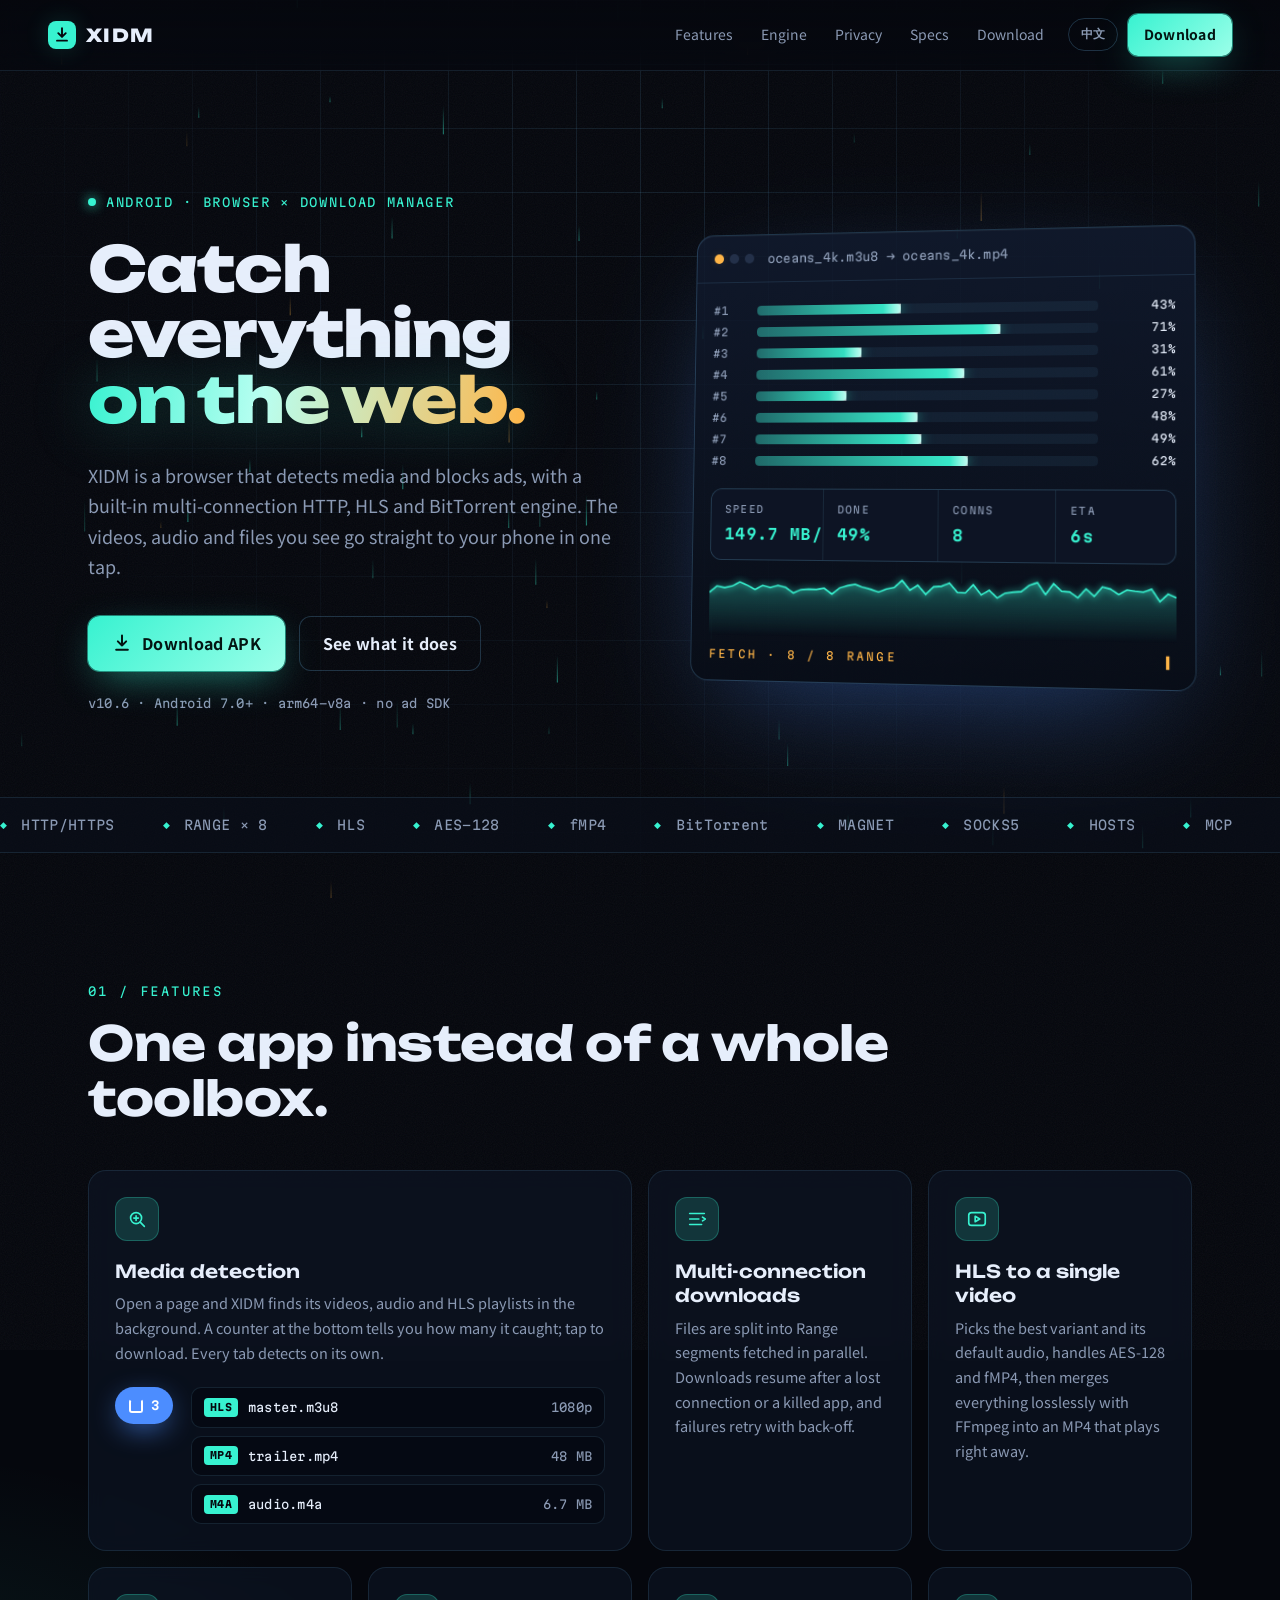
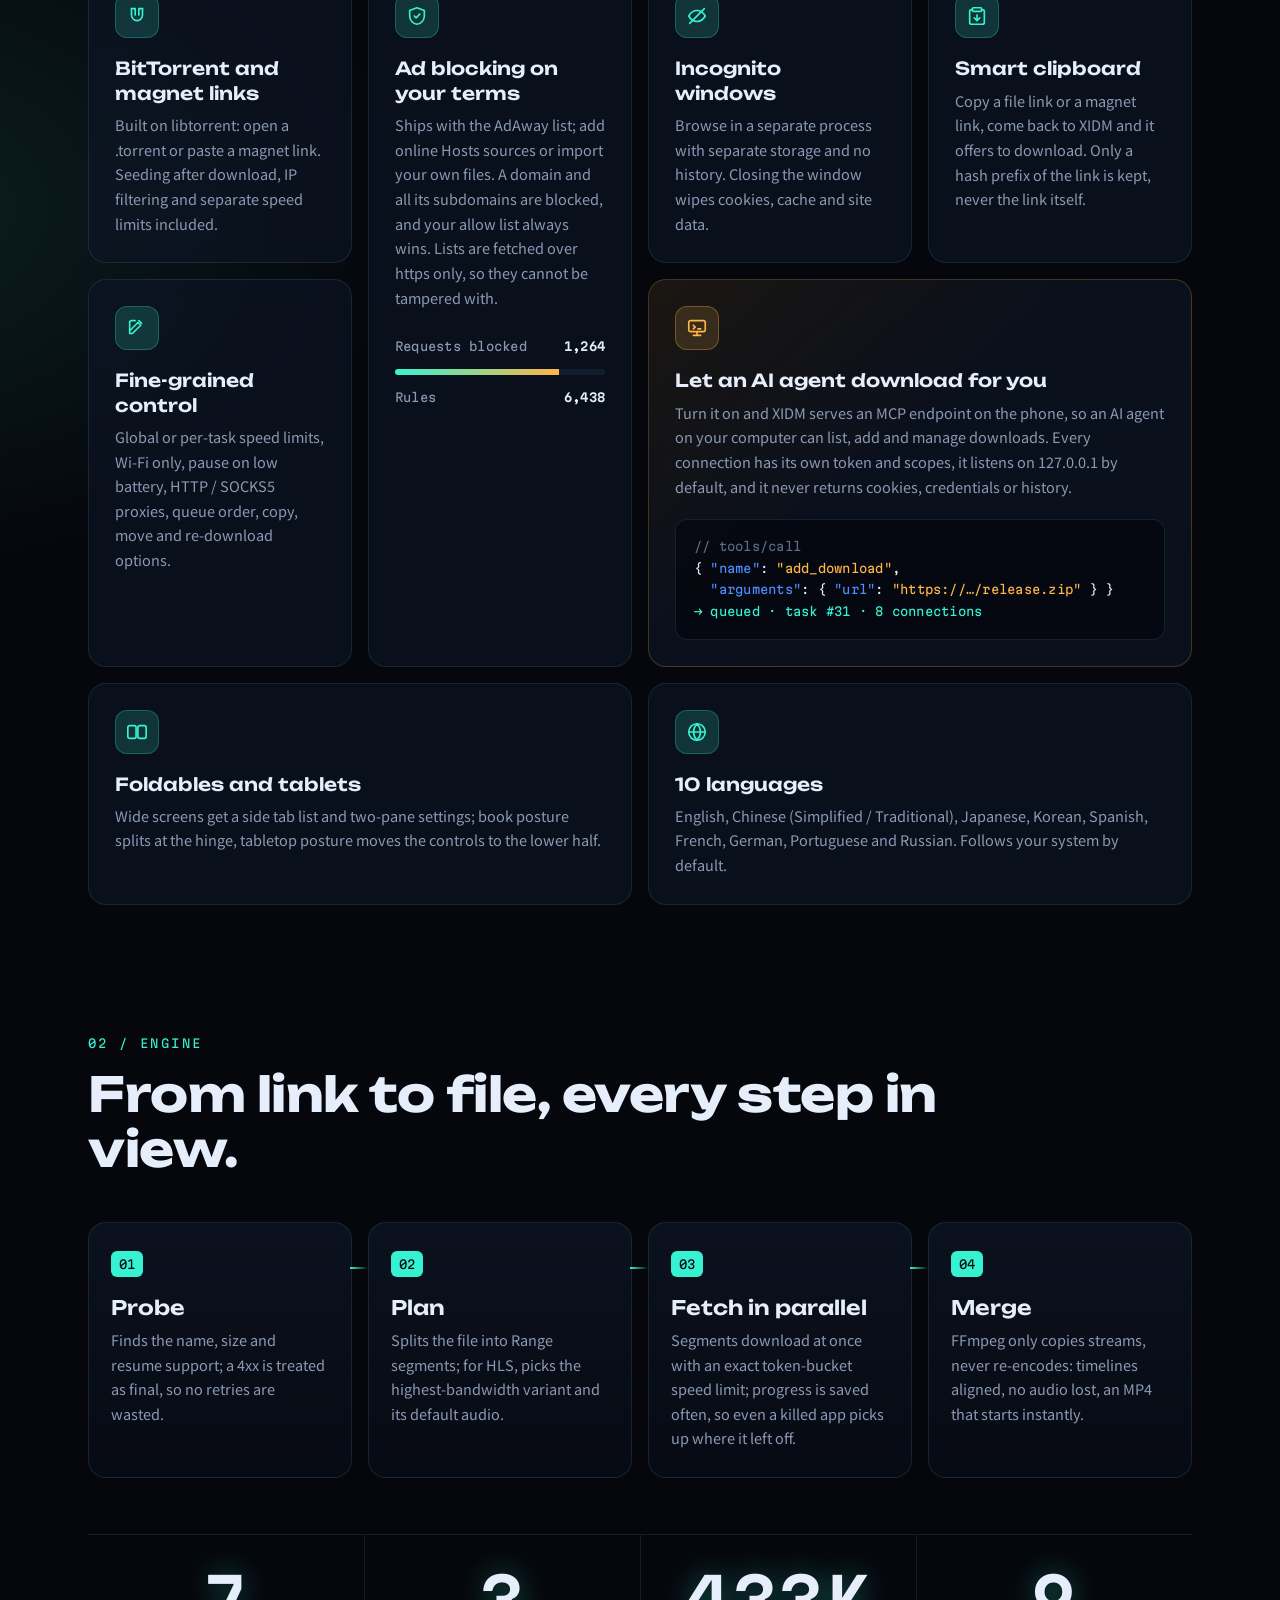
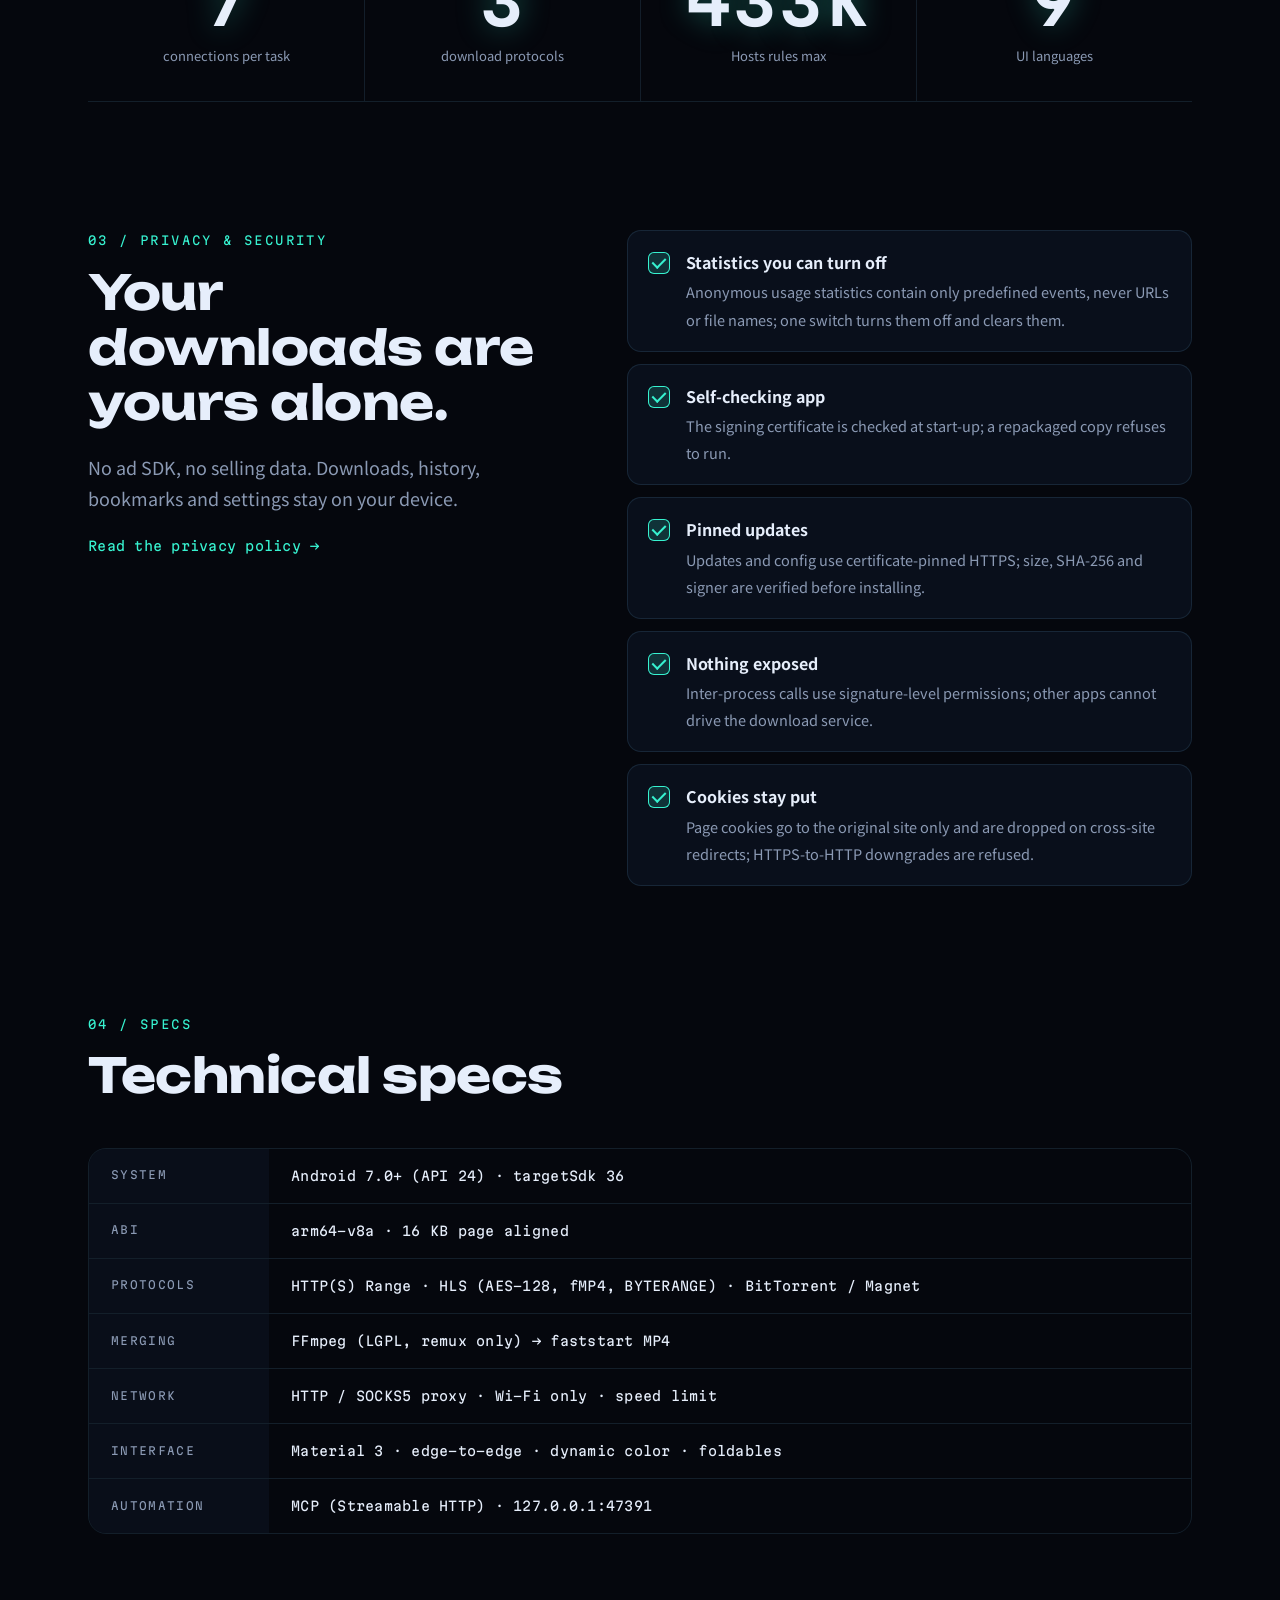
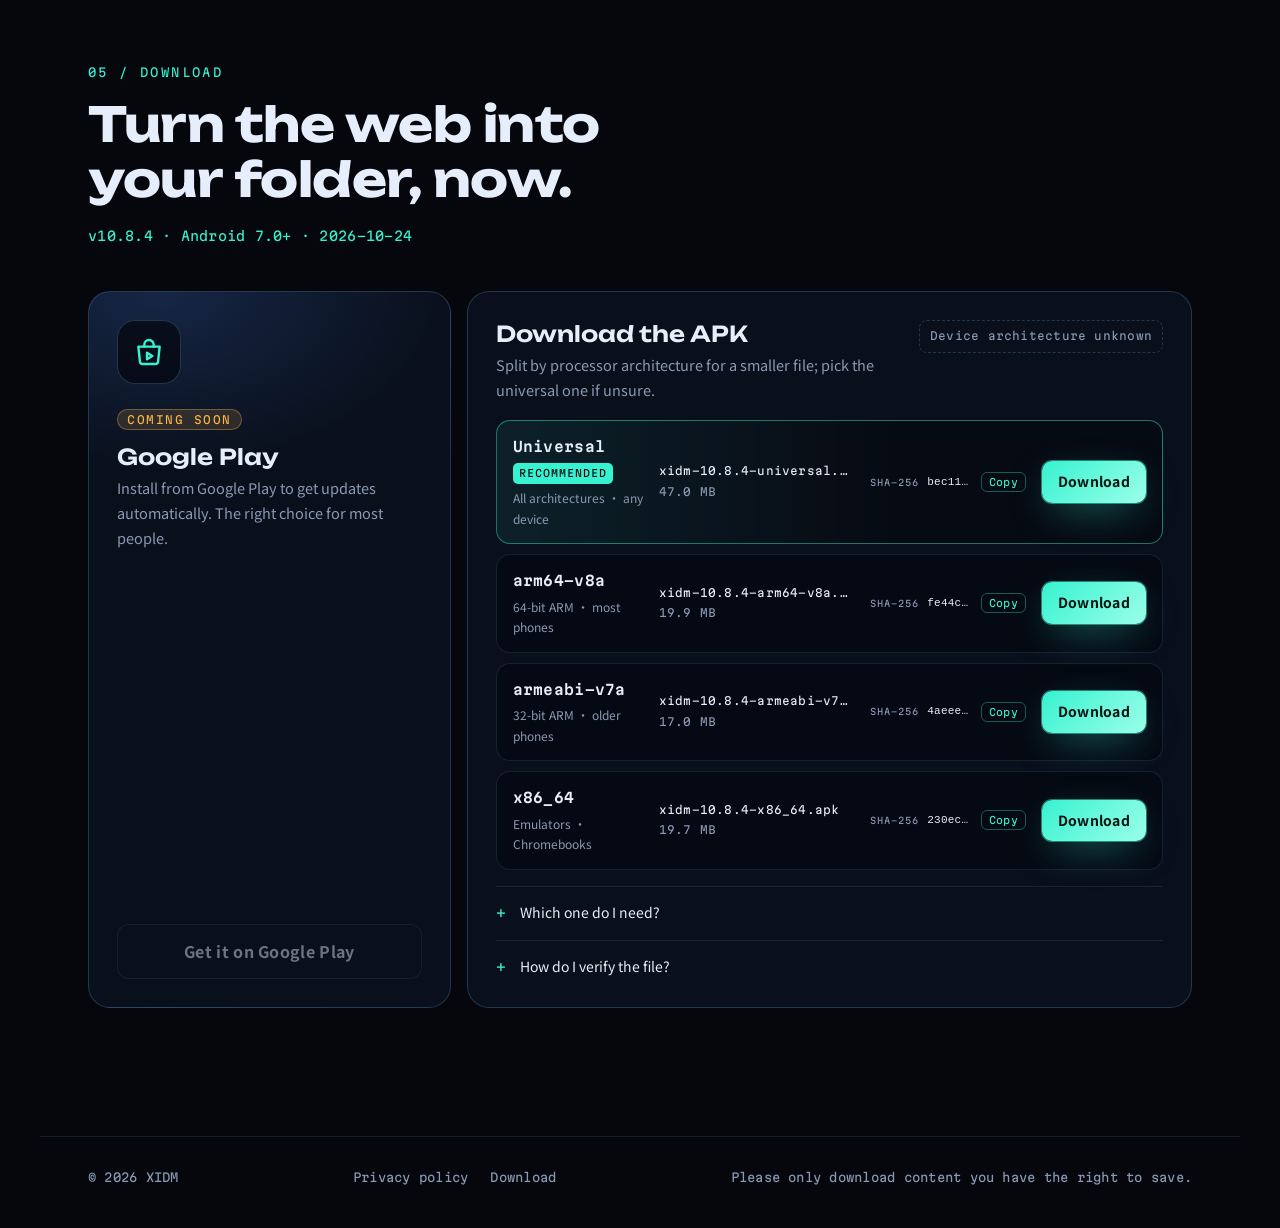
<file: index.html>
﻿<!DOCTYPE html>
<html lang="zh-CN">
<head>
<meta charset="utf-8">
<meta name="viewport" content="width=device-width, initial-scale=1, viewport-fit=cover">
<title>XIDM — 抓住网页里的一切 · 浏览器 + 下载管理器</title>
<meta name="description" content="XIDM：会嗅探、会拦截广告的 Android 浏览器，加上多线程 HTTP、HLS 与 BitTorrent 下载管理器。">
<meta name="theme-color" content="#05070d">
<link rel="icon" href="data:image/svg+xml,%3Csvg xmlns='http://www.w3.org/2000/svg' viewBox='0 0 64 64'%3E%3Crect width='64' height='64' rx='16' fill='%2305070d'/%3E%3Cpath d='M32 14v26m-11-11 11 11 11-11M18 48h28' stroke='%2337f2d0' stroke-width='6' fill='none' stroke-linecap='round' stroke-linejoin='round'/%3E%3C/svg%3E">
<link rel="preconnect" href="https://fonts.googleapis.com">
<link rel="preconnect" href="https://fonts.gstatic.com" crossorigin>
<link href="https://fonts.googleapis.com/css2?family=Unbounded:wght@400;600;800&family=Martian+Mono:wght@300;400;600&family=Noto+Sans+SC:wght@300;400;500;700&display=swap" rel="stylesheet">
<link rel="stylesheet" href="assets/xidm/site.css">
</head>
<body>
<canvas id="field" aria-hidden="true"></canvas>
<div class="grain" aria-hidden="true"></div>

<header class="nav" id="top">
  <a class="brand" href="#top" aria-label="XIDM">
    <svg viewBox="0 0 32 32" aria-hidden="true"><path d="M16 5v14m-6-6 6 6 6-6M8 25h16"/></svg>
    <span>XIDM</span>
  </a>
  <nav class="links">
    <a href="#features" data-i18n="nav.features">功能</a>
    <a href="#engine" data-i18n="nav.engine">引擎</a>
    <a href="#privacy" data-i18n="nav.privacy">隐私</a>
    <a href="#specs" data-i18n="nav.specs">规格</a>
    <a href="#download" data-i18n="nav.download">下载</a>
  </nav>
  <div class="nav-actions">
    <button class="lang" id="lang" type="button" aria-label="切换语言 / Switch language">EN</button>
    <a class="btn btn-small" href="#download" data-i18n="cta.short">下载</a>
  </div>
</header>

<main>
  <!-- ============ HERO ============ -->
  <section class="hero">
    <div class="hero-copy">
      <p class="eyebrow mono reveal"><span class="dot"></span><span data-i18n="hero.eyebrow">ANDROID · 浏览器 × 下载管理器</span></p>
      <h1 class="reveal" style="--d:.08s"><span data-i18n="hero.t1">抓住网页里的</span><br><em data-i18n="hero.t2">一切。</em></h1>
      <p class="lede reveal" style="--d:.16s" data-i18n="hero.lede">XIDM 是一个会嗅探媒体、会拦截广告的浏览器，内置多线程 HTTP、HLS 与 BitTorrent 下载引擎。看到的视频、音频和文件，一键存进你的手机。</p>
      <div class="cta reveal" style="--d:.24s">
        <a class="btn" href="#download">
          <svg viewBox="0 0 24 24" aria-hidden="true"><path d="M12 3v12m-5-5 5 5 5-5M5 20h14"/></svg>
          <span data-i18n="cta.download">下载 APK</span>
        </a>
        <a class="btn btn-ghost" href="#features" data-i18n="cta.explore">看看能做什么</a>
      </div>
      <p class="meta mono reveal" style="--d:.32s">v10.6 · Android 7.0+ · arm64-v8a · <span data-i18n="hero.free">无广告 SDK</span></p>
    </div>

    <!-- live segment map: one file, eight connections -->
    <div class="console reveal" style="--d:.2s" aria-label="分段下载演示">
      <div class="console-head mono">
        <span class="lights"><i></i><i></i><i></i></span>
        <span class="file" id="fname">oceans_4k.m3u8 → oceans_4k.mp4</span>
      </div>
      <div class="segments" id="segments"></div>
      <div class="telemetry mono">
        <div><label data-i18n="tm.speed">速度</label><b id="tm-speed">0.0 MB/s</b></div>
        <div><label data-i18n="tm.done">已完成</label><b id="tm-done">0%</b></div>
        <div><label data-i18n="tm.conn">连接</label><b id="tm-conn">8</b></div>
        <div><label data-i18n="tm.eta">剩余</label><b id="tm-eta">--</b></div>
      </div>
      <div class="spark"><canvas id="spark" width="600" height="80"></canvas></div>
      <div class="console-foot mono"><span id="tm-stage">PROBE</span><span class="blink">▍</span></div>
    </div>
  </section>

  <!-- ============ PROTOCOL BAND ============ -->
  <div class="band mono" aria-hidden="true">
    <div class="band-track">
      <span>HTTP/HTTPS</span><span>RANGE × 8</span><span>HLS</span><span>AES-128</span><span>fMP4</span><span>BitTorrent</span><span>MAGNET</span><span>SOCKS5</span><span>HOSTS</span><span>MCP</span><span>FFmpeg REMUX</span><span>EDGE-TO-EDGE</span>
      <span>HTTP/HTTPS</span><span>RANGE × 8</span><span>HLS</span><span>AES-128</span><span>fMP4</span><span>BitTorrent</span><span>MAGNET</span><span>SOCKS5</span><span>HOSTS</span><span>MCP</span><span>FFmpeg REMUX</span><span>EDGE-TO-EDGE</span>
    </div>
  </div>

  <!-- ============ FEATURES ============ -->
  <section class="section" id="features">
    <header class="section-head">
      <p class="mono kicker">01 / <span data-i18n="f.kicker">功能</span></p>
      <h2 data-i18n="f.title">一个应用，取代一整套工具。</h2>
    </header>

    <div class="bento">
      <article class="card wide reveal">
        <div class="card-icon"><svg viewBox="0 0 24 24"><circle cx="11" cy="11" r="6"/><path d="m20 20-4.5-4.5M8.5 11h5M11 8.5v5"/></svg></div>
        <h3 data-i18n="f.sniff.t">媒体嗅探</h3>
        <p data-i18n="f.sniff.p">打开网页，XIDM 就在后台识别其中的视频、音频与 HLS 播放列表。底部的计数气泡告诉你这一页抓到了几个，点一下即可下载。每个标签页独立识别，互不干扰。</p>
        <div class="sniff-demo mono" aria-hidden="true">
          <div class="pill"><i></i><span>3</span></div>
          <ul>
            <li><b>HLS</b> master.m3u8 <em>1080p</em></li>
            <li><b>MP4</b> trailer.mp4 <em>48 MB</em></li>
            <li><b>M4A</b> audio.m4a <em>6.7 MB</em></li>
          </ul>
        </div>
      </article>

      <article class="card reveal" style="--d:.06s">
        <div class="card-icon"><svg viewBox="0 0 24 24"><path d="M4 6h16M4 12h10M4 18h13"/><path d="m18 10 3 2-3 2"/></svg></div>
        <h3 data-i18n="f.multi.t">多线程分段下载</h3>
        <p data-i18n="f.multi.p">按 Range 把文件切成多段并行下载，断网、杀进程后自动从断点续传；失败时按退避策略自动重试。</p>
      </article>

      <article class="card reveal" style="--d:.12s">
        <div class="card-icon"><svg viewBox="0 0 24 24"><rect x="3" y="5" width="18" height="14" rx="3"/><path d="m10 9 5 3-5 3z"/></svg></div>
        <h3 data-i18n="f.hls.t">HLS 一键成片</h3>
        <p data-i18n="f.hls.p">自动选最高码率与默认音轨，支持 AES-128 加密与 fMP4，下载完成后用 FFmpeg 无损合并成可直接播放的 MP4。</p>
      </article>

      <article class="card reveal" style="--d:.18s">
        <div class="card-icon"><svg viewBox="0 0 24 24"><path d="M6 4v7a6 6 0 0 0 12 0V4"/><path d="M6 4h4v7M14 4h4M14 4v7"/></svg></div>
        <h3 data-i18n="f.bt.t">BT 与磁力链接</h3>
        <p data-i18n="f.bt.p">基于 libtorrent 引擎，导入 .torrent 或粘贴磁力链接即可下载，支持下完做种、IP 过滤与独立的限速。</p>
      </article>

      <article class="card tall reveal" style="--d:.06s">
        <div class="card-icon"><svg viewBox="0 0 24 24"><path d="M12 3 4 6v6c0 4.5 3.4 8.4 8 9 4.6-.6 8-4.5 8-9V6z"/><path d="m9 12 2 2 4-4"/></svg></div>
        <h3 data-i18n="f.ad.t">广告拦截，规则由你定</h3>
        <p data-i18n="f.ad.p">内置 AdAway 列表，可添加在线 Hosts 源或导入自己的文件；域名及其子域名一并拦截，自定义白名单优先生效。只走 https 下载列表，防篡改。</p>
        <div class="meter mono" aria-hidden="true">
          <div><span data-i18n="f.ad.m1">已拦截请求</span><b class="count" data-to="1284">0</b></div>
          <div class="bar"><i style="--w:78%"></i></div>
          <div><span data-i18n="f.ad.m2">规则数</span><b class="count" data-to="6540">0</b></div>
        </div>
      </article>

      <article class="card reveal" style="--d:.12s">
        <div class="card-icon"><svg viewBox="0 0 24 24"><path d="M3 12s3.5-6 9-6 9 6 9 6-3.5 6-9 6-9-6-9-6z"/><path d="m4 20 16-16"/></svg></div>
        <h3 data-i18n="f.incog.t">隐身窗口</h3>
        <p data-i18n="f.incog.p">在独立进程与独立存储中浏览，不留历史；关闭窗口即清除 Cookies、缓存与网站数据。</p>
      </article>

      <article class="card reveal" style="--d:.18s">
        <div class="card-icon"><svg viewBox="0 0 24 24"><rect x="7" y="3" width="10" height="4" rx="1"/><path d="M7 5H6a2 2 0 0 0-2 2v12a2 2 0 0 0 2 2h12a2 2 0 0 0 2-2V7a2 2 0 0 0-2-2h-1"/><path d="M12 11v6m-3-3 3 3 3-3"/></svg></div>
        <h3 data-i18n="f.clip.t">智能剪贴板</h3>
        <p data-i18n="f.clip.p">复制一个文件直链或磁力链接，回到 XIDM 就会提示下载。只保存链接的哈希前缀，从不保存链接本身。</p>
      </article>

      <article class="card reveal" style="--d:.24s">
        <div class="card-icon"><svg viewBox="0 0 24 24"><path d="M4 18h3l9-9-3-3-9 9z"/><path d="M14 4l3 3M4 14V6a2 2 0 0 1 2-2h4"/></svg></div>
        <h3 data-i18n="f.ctl.t">精细控制</h3>
        <p data-i18n="f.ctl.p">全局或单任务限速、仅限 Wi-Fi、低电量暂停、HTTP / SOCKS5 代理、调整排队顺序、复制移动与重下选项。</p>
      </article>

      <article class="card wide accent reveal">
        <div class="card-icon"><svg viewBox="0 0 24 24"><rect x="3" y="4" width="18" height="12" rx="2"/><path d="M8 20h8M12 16v4M8 9l2 2-2 2M13 13h3"/></svg></div>
        <h3 data-i18n="f.mcp.t">让 AI 代理帮你下载</h3>
        <p data-i18n="f.mcp.p">开启后，XIDM 在本机提供 MCP 接口，电脑上的 AI 代理可以查看、添加和管理下载。每个连接独立令牌、按权限分级，默认只监听 127.0.0.1，绝不返回 Cookies、凭据与浏览历史。</p>
        <pre class="code mono" aria-hidden="true"><span class="c">// tools/call</span>
{ <span class="k">"name"</span>: <span class="s">"add_download"</span>,
  <span class="k">"arguments"</span>: { <span class="k">"url"</span>: <span class="s">"https://…/release.zip"</span> } }
<span class="ok">→ queued · task #31 · 8 connections</span></pre>
      </article>

      <article class="card wide reveal" style="--d:.06s">
        <div class="card-icon"><svg viewBox="0 0 24 24"><rect x="2" y="5" width="9" height="14" rx="2"/><rect x="13" y="5" width="9" height="14" rx="2"/></svg></div>
        <h3 data-i18n="f.fold.t">折叠屏与平板</h3>
        <p data-i18n="f.fold.p">宽屏显示侧边标签栏与双栏设置，书本姿态按折痕分栏，桌面姿态把控件放到下半屏。</p>
      </article>

      <article class="card wide reveal" style="--d:.12s">
        <div class="card-icon"><svg viewBox="0 0 24 24"><circle cx="12" cy="12" r="9"/><path d="M3 12h18M12 3c2.5 2.7 3.8 5.7 3.8 9s-1.3 6.3-3.8 9c-2.5-2.7-3.8-5.7-3.8-9S9.5 5.7 12 3z"/></svg></div>
        <h3 data-i18n="f.lang.t">10 种语言</h3>
        <p data-i18n="f.lang.p">中文（简 / 繁）、English、日本語、한국어、Español、Français、Deutsch、Português、Русский，默认跟随系统。</p>
      </article>
    </div>
  </section>

  <!-- ============ ENGINE ============ -->
  <section class="section engine" id="engine">
    <header class="section-head">
      <p class="mono kicker">02 / <span data-i18n="e.kicker">引擎</span></p>
      <h2 data-i18n="e.title">从链接到文件，每一步都看得见。</h2>
    </header>
    <ol class="pipeline">
      <li class="reveal"><span class="step mono">01</span><h4 data-i18n="e.s1.t">探测</h4><p data-i18n="e.s1.p">识别文件名、大小、是否支持断点；4xx 视为永久错误，不浪费重试。</p></li>
      <li class="reveal" style="--d:.08s"><span class="step mono">02</span><h4 data-i18n="e.s2.t">规划</h4><p data-i18n="e.s2.p">按大小切分 Range 段，HLS 选最高码率变体与默认音轨。</p></li>
      <li class="reveal" style="--d:.16s"><span class="step mono">03</span><h4 data-i18n="e.s3.t">并行抓取</h4><p data-i18n="e.s3.p">多段同时下载，令牌桶精确限速，进度定期落盘，进程被杀也能续上。</p></li>
      <li class="reveal" style="--d:.24s"><span class="step mono">04</span><h4 data-i18n="e.s4.t">合并成片</h4><p data-i18n="e.s4.p">FFmpeg 只做流复制、不转码：时间轴对齐、音轨不丢，输出秒开的 MP4。</p></li>
    </ol>
    <div class="stats">
      <div class="reveal"><b class="count mono" data-to="8">0</b><span data-i18n="e.k1">并行连接 / 任务</span></div>
      <div class="reveal" style="--d:.08s"><b class="count mono" data-to="3">0</b><span data-i18n="e.k2">下载协议</span></div>
      <div class="reveal" style="--d:.16s"><b class="count mono" data-to="500" data-suffix="K">0</b><span data-i18n="e.k3">Hosts 规则上限</span></div>
      <div class="reveal" style="--d:.24s"><b class="count mono" data-to="10">0</b><span data-i18n="e.k4">界面语言</span></div>
    </div>
  </section>

  <!-- ============ PRIVACY ============ -->
  <section class="section privacy" id="privacy">
    <div class="privacy-grid">
      <header class="section-head">
        <p class="mono kicker">03 / <span data-i18n="p.kicker">隐私与安全</span></p>
        <h2 data-i18n="p.title">你的下载，只属于你。</h2>
        <p class="lede" data-i18n="p.lede">没有广告 SDK，不卖数据。下载任务、历史、书签与设置都只留在你的设备上。</p>
        <a class="link mono" href="privacy.html" data-i18n="p.link">阅读隐私政策 →</a>
      </header>
      <ul class="checks">
        <li class="reveal"><i></i><div><b data-i18n="p.c1.t">统计可关闭</b><span data-i18n="p.c1.p">匿名使用统计只含预定义事件，绝不包含网址与文件名，一键关闭并清除。</span></div></li>
        <li class="reveal" style="--d:.06s"><i></i><div><b data-i18n="p.c2.t">安装包自校验</b><span data-i18n="p.c2.p">启动时校验签名证书，被重新打包的版本会拒绝运行。</span></div></li>
        <li class="reveal" style="--d:.12s"><i></i><div><b data-i18n="p.c3.t">证书固定的更新</b><span data-i18n="p.c3.p">更新与配置走证书固定的 HTTPS，安装前核对大小、SHA-256 与签名。</span></div></li>
        <li class="reveal" style="--d:.18s"><i></i><div><b data-i18n="p.c4.t">组件不对外暴露</b><span data-i18n="p.c4.p">进程间通信使用签名级权限，其他应用无法调用 XIDM 的下载服务。</span></div></li>
        <li class="reveal" style="--d:.24s"><i></i><div><b data-i18n="p.c5.t">Cookies 不外泄</b><span data-i18n="p.c5.p">网页 Cookies 只发给原站点，跨站重定向即丢弃；拒绝 HTTPS 降级到 HTTP。</span></div></li>
      </ul>
    </div>
  </section>

  <!-- ============ SPECS ============ -->
  <section class="section" id="specs">
    <header class="section-head">
      <p class="mono kicker">04 / <span data-i18n="s.kicker">规格</span></p>
      <h2 data-i18n="s.title">技术规格</h2>
    </header>
    <dl class="spec mono">
      <div><dt data-i18n="s.r1">系统</dt><dd>Android 7.0+ (API 24) · targetSdk 36</dd></div>
      <div><dt data-i18n="s.r2">架构</dt><dd>arm64-v8a · 16 KB page aligned</dd></div>
      <div><dt data-i18n="s.r3">协议</dt><dd>HTTP(S) Range · HLS (AES-128, fMP4, BYTERANGE) · BitTorrent / Magnet</dd></div>
      <div><dt data-i18n="s.r4">合并</dt><dd>FFmpeg (LGPL, remux only) → faststart MP4</dd></div>
      <div><dt data-i18n="s.r5">网络</dt><dd>HTTP / SOCKS5 proxy · Wi-Fi only · speed limit</dd></div>
      <div><dt data-i18n="s.r6">界面</dt><dd>Material 3 · edge-to-edge · dynamic color · foldables</dd></div>
      <div><dt data-i18n="s.r7">自动化</dt><dd>MCP (Streamable HTTP) · 127.0.0.1:47391</dd></div>
    </dl>
  </section>

  <!-- ============ DOWNLOAD ============ -->
  <section class="section download" id="download">
    <header class="section-head">
      <p class="mono kicker">05 / <span data-i18n="d.kicker">下载</span></p>
      <h2 data-i18n="c.title">现在就把网页<br>变成你的文件夹。</h2>
      <p class="lede mono" id="dl-version"></p>
    </header>

    <div class="dl-grid">
      <!-- Google Play: becomes a real button when downloads.js has a store URL. Use Google's official badge artwork here once the listing is live (brand guidelines). -->
      <article class="store reveal" id="dl-play">
        <div class="store-mark" aria-hidden="true">
          <svg viewBox="0 0 24 24"><path d="M4 8h16l-1.2 11.2a2 2 0 0 1-2 1.8H7.2a2 2 0 0 1-2-1.8z"/><path d="M8.5 8V6.5a3.5 3.5 0 0 1 7 0V8"/><path d="m10.5 12.5 4 2.5-4 2.5z"/></svg>
        </div>
        <div class="store-copy">
          <span class="mono store-tag" id="dl-play-tag" data-i18n="d.play.soon">即将上架</span>
          <h3 data-i18n="d.play.t">Google Play</h3>
          <p data-i18n="d.play.p">从 Google Play 安装可自动更新，适合大多数用户。</p>
        </div>
        <a class="btn btn-ghost store-btn is-disabled" id="dl-play-btn" href="#download" aria-disabled="true">
          <span data-i18n="d.play.btn">在 Google Play 获取</span>
        </a>
      </article>

      <!-- APKs per ABI: rows rendered from downloads.js -->
      <article class="apks reveal" style="--d:.08s">
        <div class="apks-head">
          <div>
            <h3 data-i18n="d.apk.t">直接下载 APK</h3>
            <p data-i18n="d.apk.p">按处理器架构分包，体积更小；不确定时选通用包。</p>
          </div>
          <span class="mono detect" id="dl-detect"></span>
        </div>
        <ul class="apk-list" id="dl-list"></ul>
        <details class="help">
          <summary data-i18n="d.help.t">该选哪个？</summary>
          <ul>
            <li data-i18n="d.help.1"><b>arm64-v8a</b>：近几年的绝大多数手机和平板（64 位 ARM）。</li>
            <li data-i18n="d.help.2"><b>armeabi-v7a</b>：较老的 32 位 ARM 手机。</li>
            <li data-i18n="d.help.3"><b>x86_64</b>：模拟器、部分 Chromebook 与 Intel 平板。</li>
            <li data-i18n="d.help.4"><b>通用包</b>：包含全部架构，任何设备都能安装，体积最大。</li>
          </ul>
        </details>
        <details class="help">
          <summary data-i18n="d.verify.t">怎样校验文件？</summary>
          <p data-i18n="d.verify.p">下载后计算 SHA-256，与上面列出的值一致才说明文件完整、未被篡改。</p>
          <pre class="code mono">certutil -hashfile xidm.apk SHA256      <span class="c"># Windows</span>
shasum -a 256 xidm.apk                  <span class="c"># macOS</span>
sha256sum xidm.apk                      <span class="c"># Linux</span></pre>
        </details>
      </article>
    </div>
  </section>
</main>

<footer class="foot mono">
  <span>© <span id="year">2026</span> XIDM</span>
  <span class="foot-links">
    <a href="privacy.html" data-i18n="ft.privacy">隐私政策</a>
    <a href="#download" data-i18n="ft.releases">下载</a>
  </span>
  <span data-i18n="ft.note">请只下载你有权保存的内容。</span>
</footer>

<script src="assets/xidm/downloads.js" defer></script>
<script src="assets/xidm/site.js" defer></script>
</body>
</html>
</file>
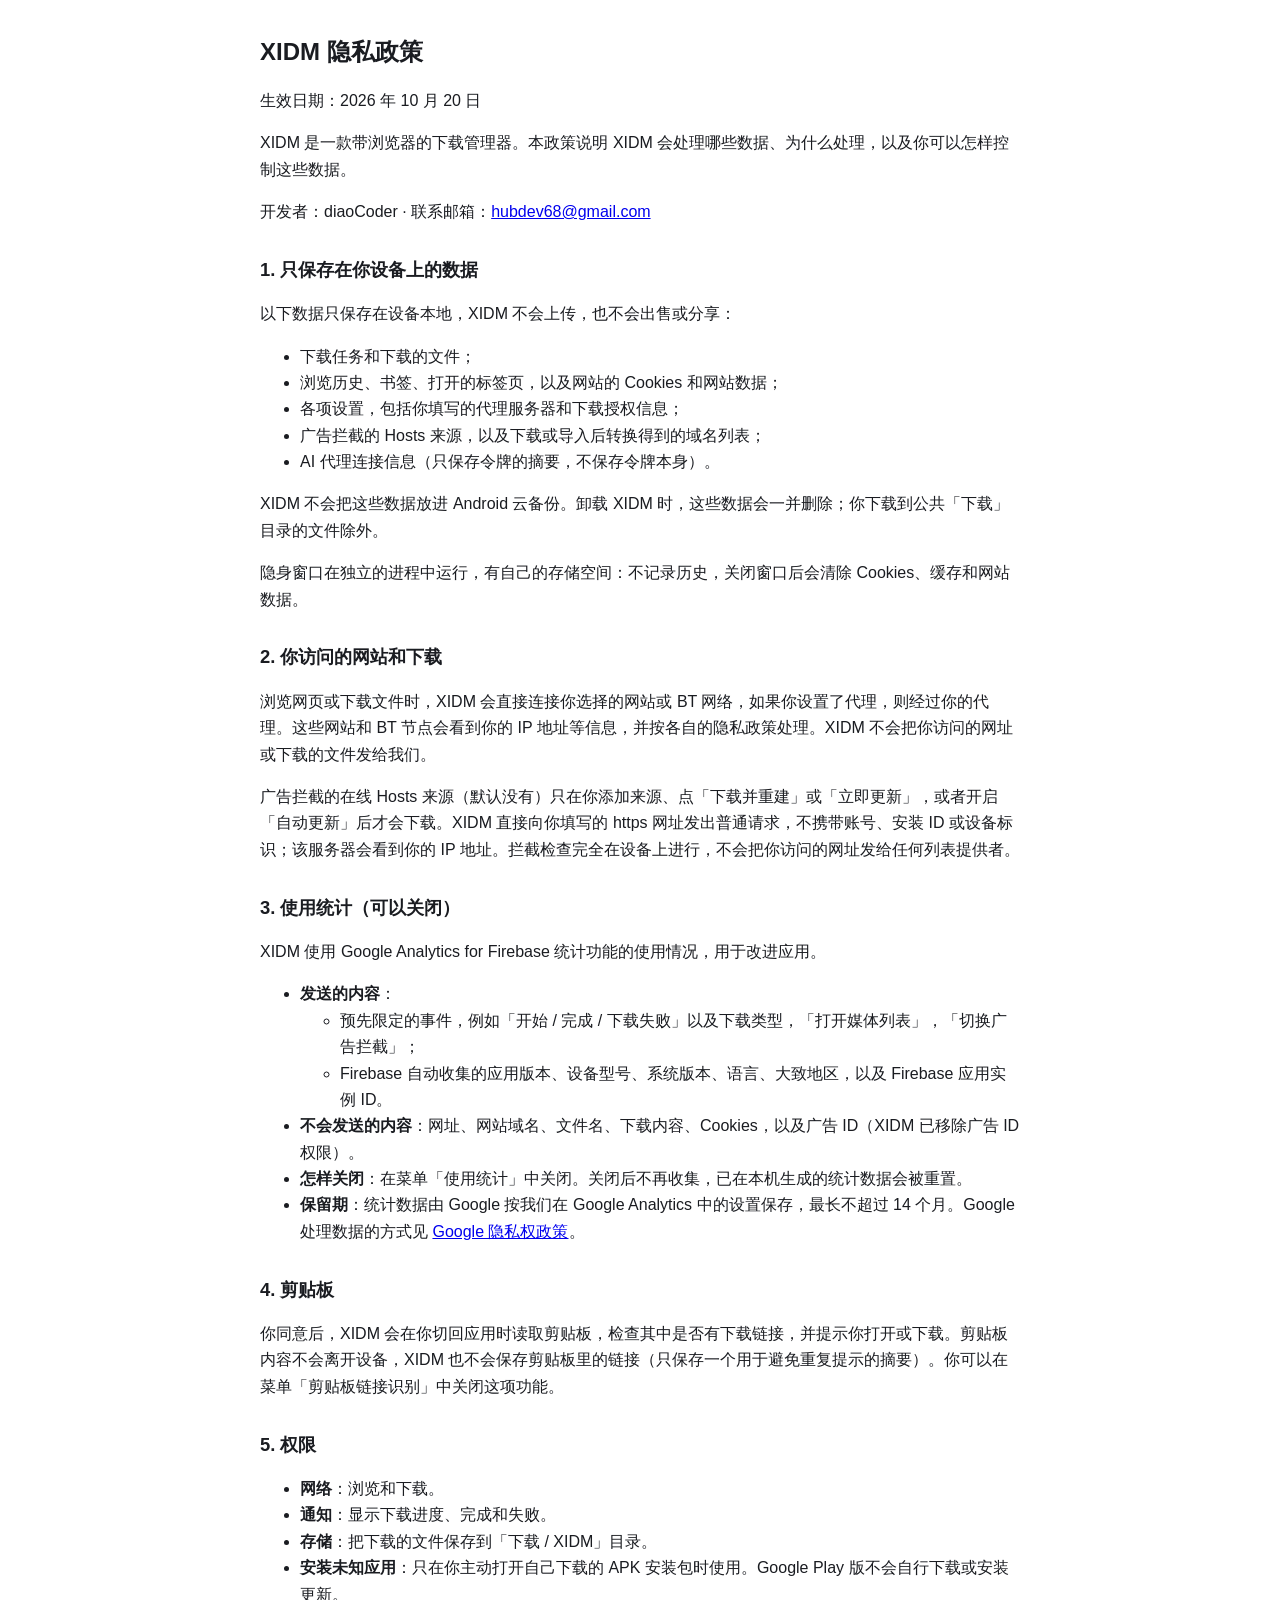
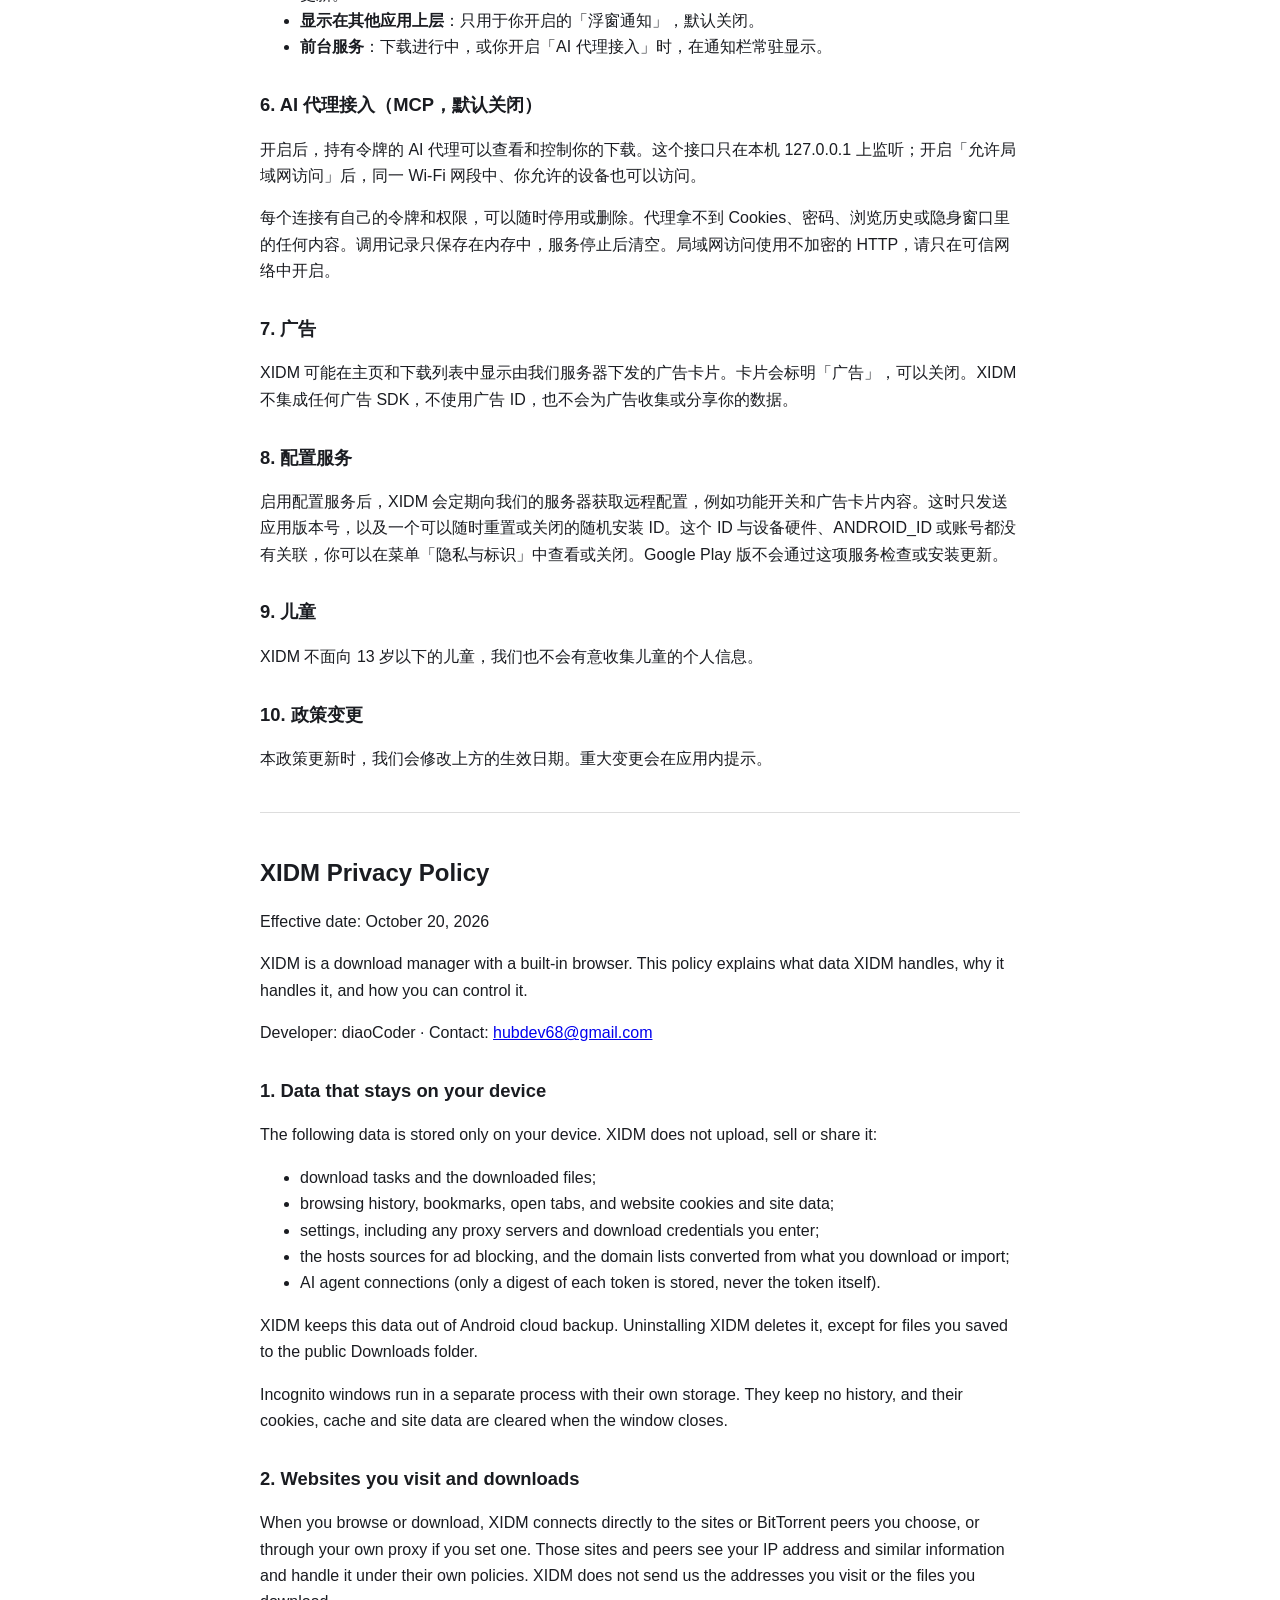
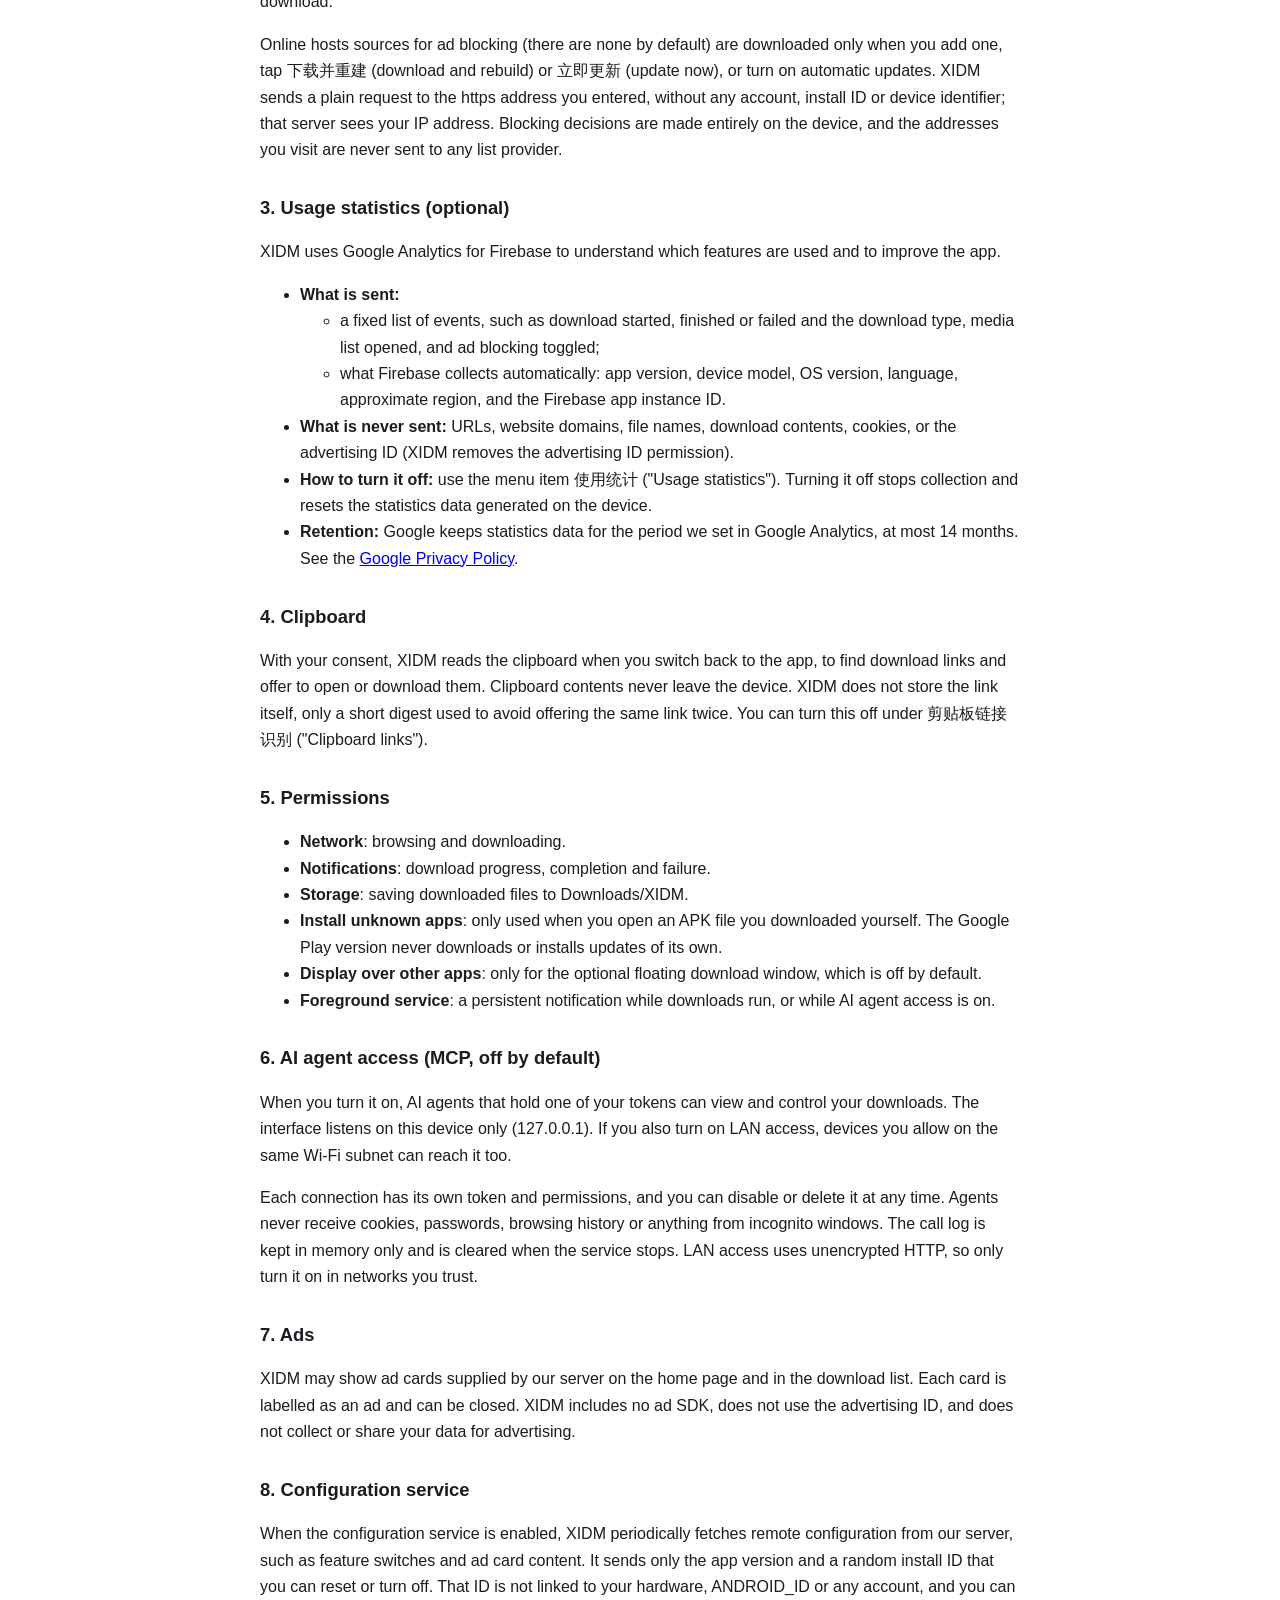
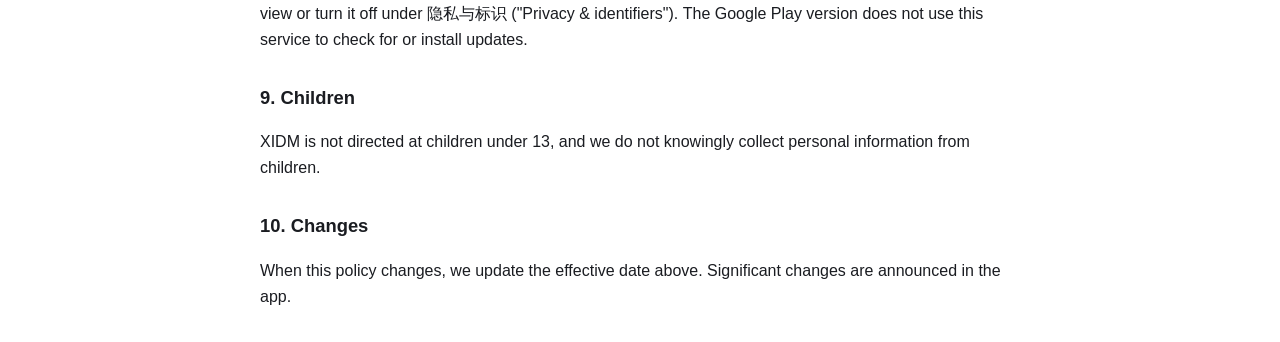
<file: privacy.html>
<!doctype html>
<html lang="zh-CN">
<head>
<meta charset="utf-8">
<meta name="viewport" content="width=device-width,initial-scale=1">
<title>XIDM 隐私政策 / Privacy Policy</title>
<style>
  body{font-family:-apple-system,Roboto,"Noto Sans SC",sans-serif;max-width:760px;margin:0 auto;padding:16px;line-height:1.65;color:#1a1c21;background:#fff}
  h1{font-size:1.5em}h2{font-size:1.15em;margin-top:1.6em}h3{font-size:1em;margin-top:1.2em}
  hr{margin:2.5em 0;border:none;border-top:1px solid #ddd}
  @media(prefers-color-scheme:dark){body{color:#e3e5eb;background:#111318}hr{border-top-color:#333}}
</style>
</head>
<body>
<!-- One source for the app (bundled asset, browser/build.gradle) and the public URL for Google Play
     (e.g. GitHub Pages serving docs/). Keep it in step with what the app really does. -->

<h1>XIDM 隐私政策</h1>
<p>生效日期：2026 年 10 月 20 日</p>
<p>XIDM 是一款带浏览器的下载管理器。本政策说明 XIDM 会处理哪些数据、为什么处理，以及你可以怎样控制这些数据。</p>
<p>开发者：diaoCoder · 联系邮箱：<a href="mailto:hubdev68@gmail.com">hubdev68@gmail.com</a></p>

<h2>1. 只保存在你设备上的数据</h2>
<p>以下数据只保存在设备本地，XIDM 不会上传，也不会出售或分享：</p>
<ul>
  <li>下载任务和下载的文件；</li>
  <li>浏览历史、书签、打开的标签页，以及网站的 Cookies 和网站数据；</li>
  <li>各项设置，包括你填写的代理服务器和下载授权信息；</li>
  <li>广告拦截的 Hosts 来源，以及下载或导入后转换得到的域名列表；</li>
  <li>AI 代理连接信息（只保存令牌的摘要，不保存令牌本身）。</li>
</ul>
<p>XIDM 不会把这些数据放进 Android 云备份。卸载 XIDM 时，这些数据会一并删除；你下载到公共「下载」目录的文件除外。</p>
<p>隐身窗口在独立的进程中运行，有自己的存储空间：不记录历史，关闭窗口后会清除 Cookies、缓存和网站数据。</p>

<h2>2. 你访问的网站和下载</h2>
<p>浏览网页或下载文件时，XIDM 会直接连接你选择的网站或 BT 网络，如果你设置了代理，则经过你的代理。这些网站和 BT 节点会看到你的 IP 地址等信息，并按各自的隐私政策处理。XIDM 不会把你访问的网址或下载的文件发给我们。</p>
<p>广告拦截的在线 Hosts 来源（默认没有）只在你添加来源、点「下载并重建」或「立即更新」，或者开启「自动更新」后才会下载。XIDM 直接向你填写的 https 网址发出普通请求，不携带账号、安装 ID 或设备标识；该服务器会看到你的 IP 地址。拦截检查完全在设备上进行，不会把你访问的网址发给任何列表提供者。</p>

<h2>3. 使用统计（可以关闭）</h2>
<p>XIDM 使用 Google Analytics for Firebase 统计功能的使用情况，用于改进应用。</p>
<ul>
  <li><b>发送的内容</b>：
    <ul>
      <li>预先限定的事件，例如「开始 / 完成 / 下载失败」以及下载类型，「打开媒体列表」，「切换广告拦截」；</li>
      <li>Firebase 自动收集的应用版本、设备型号、系统版本、语言、大致地区，以及 Firebase 应用实例 ID。</li>
    </ul>
  </li>
  <li><b>不会发送的内容</b>：网址、网站域名、文件名、下载内容、Cookies，以及广告 ID（XIDM 已移除广告 ID 权限）。</li>
  <li><b>怎样关闭</b>：在菜单「使用统计」中关闭。关闭后不再收集，已在本机生成的统计数据会被重置。</li>
  <li><b>保留期</b>：统计数据由 Google 按我们在 Google Analytics 中的设置保存，最长不超过 14 个月。Google 处理数据的方式见 <a href="https://policies.google.com/privacy">Google 隐私权政策</a>。</li>
</ul>

<h2>4. 剪贴板</h2>
<p>你同意后，XIDM 会在你切回应用时读取剪贴板，检查其中是否有下载链接，并提示你打开或下载。剪贴板内容不会离开设备，XIDM 也不会保存剪贴板里的链接（只保存一个用于避免重复提示的摘要）。你可以在菜单「剪贴板链接识别」中关闭这项功能。</p>

<h2>5. 权限</h2>
<ul>
  <li><b>网络</b>：浏览和下载。</li>
  <li><b>通知</b>：显示下载进度、完成和失败。</li>
  <li><b>存储</b>：把下载的文件保存到「下载 / XIDM」目录。</li>
  <li><b>安装未知应用</b>：只在你主动打开自己下载的 APK 安装包时使用。Google Play 版不会自行下载或安装更新。</li>
  <li><b>显示在其他应用上层</b>：只用于你开启的「浮窗通知」，默认关闭。</li>
  <li><b>前台服务</b>：下载进行中，或你开启「AI 代理接入」时，在通知栏常驻显示。</li>
</ul>

<h2>6. AI 代理接入（MCP，默认关闭）</h2>
<p>开启后，持有令牌的 AI 代理可以查看和控制你的下载。这个接口只在本机 127.0.0.1 上监听；开启「允许局域网访问」后，同一 Wi-Fi 网段中、你允许的设备也可以访问。</p>
<p>每个连接有自己的令牌和权限，可以随时停用或删除。代理拿不到 Cookies、密码、浏览历史或隐身窗口里的任何内容。调用记录只保存在内存中，服务停止后清空。局域网访问使用不加密的 HTTP，请只在可信网络中开启。</p>

<h2>7. 广告</h2>
<p>XIDM 可能在主页和下载列表中显示由我们服务器下发的广告卡片。卡片会标明「广告」，可以关闭。XIDM 不集成任何广告 SDK，不使用广告 ID，也不会为广告收集或分享你的数据。</p>

<h2>8. 配置服务</h2>
<p>启用配置服务后，XIDM 会定期向我们的服务器获取远程配置，例如功能开关和广告卡片内容。这时只发送应用版本号，以及一个可以随时重置或关闭的随机安装 ID。这个 ID 与设备硬件、ANDROID_ID 或账号都没有关联，你可以在菜单「隐私与标识」中查看或关闭。Google Play 版不会通过这项服务检查或安装更新。</p>

<h2>9. 儿童</h2>
<p>XIDM 不面向 13 岁以下的儿童，我们也不会有意收集儿童的个人信息。</p>

<h2>10. 政策变更</h2>
<p>本政策更新时，我们会修改上方的生效日期。重大变更会在应用内提示。</p>

<hr>

<h1>XIDM Privacy Policy</h1>
<p>Effective date: October 20, 2026</p>
<p>XIDM is a download manager with a built-in browser. This policy explains what data XIDM handles, why it handles it, and how you can control it.</p>
<p>Developer: diaoCoder · Contact: <a href="mailto:hubdev68@gmail.com">hubdev68@gmail.com</a></p>

<h2>1. Data that stays on your device</h2>
<p>The following data is stored only on your device. XIDM does not upload, sell or share it:</p>
<ul>
  <li>download tasks and the downloaded files;</li>
  <li>browsing history, bookmarks, open tabs, and website cookies and site data;</li>
  <li>settings, including any proxy servers and download credentials you enter;</li>
  <li>the hosts sources for ad blocking, and the domain lists converted from what you download or import;</li>
  <li>AI agent connections (only a digest of each token is stored, never the token itself).</li>
</ul>
<p>XIDM keeps this data out of Android cloud backup. Uninstalling XIDM deletes it, except for files you saved to the public Downloads folder.</p>
<p>Incognito windows run in a separate process with their own storage. They keep no history, and their cookies, cache and site data are cleared when the window closes.</p>

<h2>2. Websites you visit and downloads</h2>
<p>When you browse or download, XIDM connects directly to the sites or BitTorrent peers you choose, or through your own proxy if you set one. Those sites and peers see your IP address and similar information and handle it under their own policies. XIDM does not send us the addresses you visit or the files you download.</p>
<p>Online hosts sources for ad blocking (there are none by default) are downloaded only when you add one, tap 下载并重建 (download and rebuild) or 立即更新 (update now), or turn on automatic updates. XIDM sends a plain request to the https address you entered, without any account, install ID or device identifier; that server sees your IP address. Blocking decisions are made entirely on the device, and the addresses you visit are never sent to any list provider.</p>

<h2>3. Usage statistics (optional)</h2>
<p>XIDM uses Google Analytics for Firebase to understand which features are used and to improve the app.</p>
<ul>
  <li><b>What is sent:</b>
    <ul>
      <li>a fixed list of events, such as download started, finished or failed and the download type, media list opened, and ad blocking toggled;</li>
      <li>what Firebase collects automatically: app version, device model, OS version, language, approximate region, and the Firebase app instance ID.</li>
    </ul>
  </li>
  <li><b>What is never sent:</b> URLs, website domains, file names, download contents, cookies, or the advertising ID (XIDM removes the advertising ID permission).</li>
  <li><b>How to turn it off:</b> use the menu item 使用统计 ("Usage statistics"). Turning it off stops collection and resets the statistics data generated on the device.</li>
  <li><b>Retention:</b> Google keeps statistics data for the period we set in Google Analytics, at most 14 months. See the <a href="https://policies.google.com/privacy">Google Privacy Policy</a>.</li>
</ul>

<h2>4. Clipboard</h2>
<p>With your consent, XIDM reads the clipboard when you switch back to the app, to find download links and offer to open or download them. Clipboard contents never leave the device. XIDM does not store the link itself, only a short digest used to avoid offering the same link twice. You can turn this off under 剪贴板链接识别 ("Clipboard links").</p>

<h2>5. Permissions</h2>
<ul>
  <li><b>Network</b>: browsing and downloading.</li>
  <li><b>Notifications</b>: download progress, completion and failure.</li>
  <li><b>Storage</b>: saving downloaded files to Downloads/XIDM.</li>
  <li><b>Install unknown apps</b>: only used when you open an APK file you downloaded yourself. The Google Play version never downloads or installs updates of its own.</li>
  <li><b>Display over other apps</b>: only for the optional floating download window, which is off by default.</li>
  <li><b>Foreground service</b>: a persistent notification while downloads run, or while AI agent access is on.</li>
</ul>

<h2>6. AI agent access (MCP, off by default)</h2>
<p>When you turn it on, AI agents that hold one of your tokens can view and control your downloads. The interface listens on this device only (127.0.0.1). If you also turn on LAN access, devices you allow on the same Wi-Fi subnet can reach it too.</p>
<p>Each connection has its own token and permissions, and you can disable or delete it at any time. Agents never receive cookies, passwords, browsing history or anything from incognito windows. The call log is kept in memory only and is cleared when the service stops. LAN access uses unencrypted HTTP, so only turn it on in networks you trust.</p>

<h2>7. Ads</h2>
<p>XIDM may show ad cards supplied by our server on the home page and in the download list. Each card is labelled as an ad and can be closed. XIDM includes no ad SDK, does not use the advertising ID, and does not collect or share your data for advertising.</p>

<h2>8. Configuration service</h2>
<p>When the configuration service is enabled, XIDM periodically fetches remote configuration from our server, such as feature switches and ad card content. It sends only the app version and a random install ID that you can reset or turn off. That ID is not linked to your hardware, ANDROID_ID or any account, and you can view or turn it off under 隐私与标识 ("Privacy &amp; identifiers"). The Google Play version does not use this service to check for or install updates.</p>

<h2>9. Children</h2>
<p>XIDM is not directed at children under 13, and we do not knowingly collect personal information from children.</p>

<h2>10. Changes</h2>
<p>When this policy changes, we update the effective date above. Significant changes are announced in the app.</p>
</body>
</html>
</file>
<file: assets/xidm/site.css>
/* XIDM product site — "signal telemetry": data streams on deep space, phosphor cyan + signal amber. */
:root {
  --bg: #05070d;
  --bg-2: #0a0f1c;
  --panel: rgba(14, 22, 38, .62);
  --panel-solid: #0d1424;
  --line: rgba(120, 200, 255, .12);
  --line-2: rgba(120, 200, 255, .22);
  --text: #e6eefb;
  --muted: #8b9ab4;
  --cyan: #37f2d0;
  --cyan-dim: rgba(55, 242, 208, .16);
  --amber: #ffb547;
  --amber-dim: rgba(255, 181, 71, .14);
  --blue: #4c8dff;
  --display: "Unbounded", "Noto Sans SC", sans-serif;
  --body: "Noto Sans SC", "PingFang SC", "Microsoft YaHei", sans-serif;
  --mono: "Martian Mono", ui-monospace, "SFMono-Regular", Menlo, monospace;
  --radius: 18px;
  --gutter: clamp(16px, 4vw, 48px);
  --maxw: 1200px;
}

* { box-sizing: border-box; }
html { scroll-behavior: smooth; -webkit-text-size-adjust: 100%; }
body {
  margin: 0;
  background:
    radial-gradient(1200px 700px at 78% -10%, rgba(76, 141, 255, .18), transparent 60%),
    radial-gradient(900px 600px at -10% 30%, rgba(55, 242, 208, .10), transparent 60%),
    var(--bg);
  color: var(--text);
  font: 400 16px/1.7 var(--body);
  overflow-x: hidden;
}
a { color: inherit; text-decoration: none; }
.mono { font-family: var(--mono); letter-spacing: .02em; }
svg { fill: none; stroke: currentColor; stroke-width: 1.8; stroke-linecap: round; stroke-linejoin: round; }

/* backdrop: particle field (canvas) + film grain + blueprint grid */
#field { position: fixed; inset: 0; width: 100%; height: 100%; z-index: -2; pointer-events: none; }
body::before {
  content: ""; position: fixed; inset: 0; z-index: -3; pointer-events: none;
  background-image: linear-gradient(var(--line) 1px, transparent 1px), linear-gradient(90deg, var(--line) 1px, transparent 1px);
  background-size: 64px 64px;
  mask-image: radial-gradient(ellipse at 50% 20%, #000 0%, transparent 75%);
  -webkit-mask-image: radial-gradient(ellipse at 50% 20%, #000 0%, transparent 75%);
}
.grain {
  position: fixed; inset: -50%; z-index: -1; pointer-events: none; opacity: .05;
  background-image: url("data:image/svg+xml,%3Csvg xmlns='http://www.w3.org/2000/svg' width='160' height='160'%3E%3Cfilter id='n'%3E%3CfeTurbulence type='fractalNoise' baseFrequency='.9' numOctaves='3'/%3E%3C/filter%3E%3Crect width='100%25' height='100%25' filter='url(%23n)'/%3E%3C/svg%3E");
  animation: grain 8s steps(10) infinite;
}
@keyframes grain { 0%,100% { transform: translate(0,0) } 30% { transform: translate(-5%,3%) } 60% { transform: translate(4%,-4%) } }

/* ---------------- nav ---------------- */
.nav {
  position: sticky; top: 0; z-index: 10;
  display: flex; align-items: center; gap: 24px;
  padding: 14px var(--gutter);
  backdrop-filter: blur(14px) saturate(140%);
  -webkit-backdrop-filter: blur(14px) saturate(140%);
  background: linear-gradient(to bottom, rgba(5, 7, 13, .85), rgba(5, 7, 13, .55));
  border-bottom: 1px solid var(--line);
}
.brand { display: flex; align-items: center; gap: 10px; font: 800 18px/1 var(--display); letter-spacing: .08em; }
.brand svg { width: 28px; height: 28px; padding: 4px; border-radius: 8px; color: var(--bg); background: var(--cyan); stroke-width: 3; box-shadow: 0 0 24px var(--cyan-dim); }
.links { display: flex; gap: 28px; margin-left: auto; font-size: 14px; color: var(--muted); }
.links a { position: relative; transition: color .2s; }
.links a:hover { color: var(--text); }
.links a::after { content: ""; position: absolute; left: 0; right: 100%; bottom: -6px; height: 1px; background: var(--cyan); transition: right .3s; }
.links a:hover::after { right: 0; }
.nav-actions { display: flex; align-items: center; gap: 10px; }
.lang {
  font: 600 12px var(--mono); color: var(--muted); background: transparent; cursor: pointer;
  border: 1px solid var(--line-2); border-radius: 999px; padding: 7px 12px; transition: color .2s, border-color .2s;
}
.lang:hover { color: var(--cyan); border-color: var(--cyan); }

/* ---------------- buttons ---------------- */
.btn {
  position: relative; display: inline-flex; align-items: center; gap: 10px;
  padding: 14px 24px; border-radius: 12px; font-weight: 700; letter-spacing: .02em;
  color: #031512; background: linear-gradient(135deg, var(--cyan), #9bffe9);
  box-shadow: 0 0 0 1px rgba(55, 242, 208, .5), 0 12px 40px -12px rgba(55, 242, 208, .6);
  transition: transform .2s, box-shadow .2s; overflow: hidden;
}
.btn svg { width: 20px; height: 20px; stroke-width: 2.4; }
.btn::after { /* sweep */
  content: ""; position: absolute; inset: 0; transform: translateX(-120%);
  background: linear-gradient(110deg, transparent 30%, rgba(255,255,255,.55) 50%, transparent 70%);
  transition: transform .7s;
}
.btn:hover { transform: translateY(-2px); box-shadow: 0 0 0 1px var(--cyan), 0 18px 50px -12px rgba(55, 242, 208, .8); }
.btn:hover::after { transform: translateX(120%); }
.btn-small { padding: 9px 16px; font-size: 14px; border-radius: 10px; }
.btn-ghost { color: var(--text); background: transparent; box-shadow: inset 0 0 0 1px var(--line-2); }
.btn-ghost:hover { box-shadow: inset 0 0 0 1px var(--cyan); color: var(--cyan); }
.btn-big { padding: 18px 34px; font-size: 18px; }

/* ---------------- hero ---------------- */
.hero {
  max-width: var(--maxw); margin: 0 auto; padding: clamp(48px, 9vw, 120px) var(--gutter) 72px;
  display: grid; grid-template-columns: minmax(0, 1.05fr) minmax(0, 1fr); gap: clamp(32px, 5vw, 72px); align-items: center;
}
.eyebrow { display: inline-flex; align-items: center; gap: 10px; font-size: 12px; color: var(--cyan); text-transform: uppercase; letter-spacing: .14em; margin: 0 0 24px; }
.dot { width: 8px; height: 8px; border-radius: 50%; background: var(--cyan); box-shadow: 0 0 12px var(--cyan); animation: pulse 2s infinite; }
@keyframes pulse { 50% { opacity: .35 } }
h1 {
  margin: 0; font: 800 clamp(40px, 6.4vw, 84px)/1.04 var(--display); letter-spacing: -.02em;
}
h1 em {
  font-style: normal; color: transparent;
  background: linear-gradient(100deg, var(--cyan) 0%, #b8fff1 40%, var(--amber) 100%);
  -webkit-background-clip: text; background-clip: text;
  filter: drop-shadow(0 0 30px rgba(55, 242, 208, .25));
}
.lede { max-width: 34em; color: var(--muted); font-size: clamp(16px, 1.4vw, 18px); margin: 28px 0 34px; }
.cta { display: flex; flex-wrap: wrap; gap: 14px; }
.meta { margin-top: 22px; font-size: 12px; color: var(--muted); }

/* the console */
.console {
  position: relative; border-radius: var(--radius); overflow: hidden;
  background: linear-gradient(180deg, rgba(16, 26, 46, .85), rgba(8, 13, 24, .9));
  border: 1px solid var(--line-2);
  box-shadow: 0 40px 120px -40px rgba(76, 141, 255, .45), inset 0 1px 0 rgba(255,255,255,.04);
  transform: perspective(1400px) rotateY(-8deg) rotateX(3deg);
  transition: transform .6s cubic-bezier(.2,.8,.2,1);
}
.console:hover { transform: perspective(1400px) rotateY(-2deg) rotateX(1deg); }
.console::before { /* scanline */
  content: ""; position: absolute; left: 0; right: 0; height: 120px; top: -120px; pointer-events: none;
  background: linear-gradient(to bottom, transparent, rgba(55, 242, 208, .07), transparent);
  animation: scan 5s linear infinite;
}
@keyframes scan { to { transform: translateY(700px) } }
.console-head { display: flex; align-items: center; gap: 14px; padding: 14px 18px; border-bottom: 1px solid var(--line); font-size: 12px; color: var(--muted); }
.lights { display: flex; gap: 6px; }
.lights i { width: 10px; height: 10px; border-radius: 50%; background: #233049; }
.lights i:first-child { background: var(--amber); box-shadow: 0 0 10px var(--amber-dim); }
.file { white-space: nowrap; overflow: hidden; text-overflow: ellipsis; }
.segments { display: grid; gap: 9px; padding: 22px 18px 8px; }
.seg { display: grid; grid-template-columns: 34px 1fr 64px; gap: 12px; align-items: center; font: 400 11px var(--mono); color: var(--muted); }
.seg .track { position: relative; height: 10px; border-radius: 4px; background: rgba(120, 200, 255, .07); overflow: hidden; }
.seg .fill {
  position: absolute; inset: 0 auto 0 0; width: 0; border-radius: 4px;
  background: linear-gradient(90deg, rgba(55, 242, 208, .35), var(--cyan));
  box-shadow: 0 0 14px rgba(55, 242, 208, .55);
}
.seg .fill::after { content: ""; position: absolute; right: 0; top: 0; bottom: 0; width: 18px; background: linear-gradient(90deg, transparent, #fff); opacity: .7; }
.seg.done .fill { background: linear-gradient(90deg, rgba(255, 181, 71, .35), var(--amber)); box-shadow: 0 0 14px rgba(255, 181, 71, .45); }
.seg.done .fill::after { display: none; }
.seg b { font-weight: 400; text-align: right; color: var(--text); }
.telemetry { display: grid; grid-template-columns: repeat(4, minmax(0, 1fr)); gap: 1px; margin: 14px 18px 0; background: var(--line); border: 1px solid var(--line); border-radius: 12px; overflow: hidden; }
.telemetry div { background: var(--panel-solid); padding: 12px 14px; }
.telemetry label { display: block; font-size: 10px; color: var(--muted); text-transform: uppercase; letter-spacing: .12em; }
.telemetry b { display: block; margin-top: 4px; font-size: 15px; font-weight: 600; color: var(--cyan); white-space: nowrap; }
.spark { padding: 12px 18px 0; }
.spark canvas { width: 100%; height: 64px; display: block; }
.console-foot { display: flex; justify-content: space-between; padding: 10px 18px 16px; font-size: 11px; color: var(--amber); letter-spacing: .2em; }
.blink { animation: pulse 1s steps(1) infinite; }

/* ---------------- protocol band ---------------- */
.band { border-block: 1px solid var(--line); background: rgba(10, 15, 28, .6); overflow: hidden; padding: 16px 0; }
.band-track { display: flex; gap: 48px; width: max-content; animation: marquee 38s linear infinite; font-size: 13px; color: var(--muted); }
.band-track span::before { content: "◆"; color: var(--cyan); margin-right: 14px; font-size: 9px; vertical-align: 2px; }
@keyframes marquee { to { transform: translateX(-50%) } }

/* ---------------- sections ---------------- */
.section { max-width: var(--maxw); margin: 0 auto; padding: clamp(72px, 10vw, 130px) var(--gutter) 0; }
.section-head { margin-bottom: 44px; }
.kicker { color: var(--cyan); font-size: 12px; letter-spacing: .2em; text-transform: uppercase; margin: 0 0 14px; }
h2 { margin: 0; font: 700 clamp(28px, 3.8vw, 48px)/1.15 var(--display); letter-spacing: -.01em; max-width: 18em; }

/* bento */
.bento { display: grid; grid-template-columns: repeat(4, minmax(0, 1fr)); gap: 16px; grid-auto-flow: dense; }
.card {
  position: relative; padding: 26px; border-radius: var(--radius);
  background: var(--panel); border: 1px solid var(--line);
  backdrop-filter: blur(10px); -webkit-backdrop-filter: blur(10px);
  transition: border-color .3s, transform .3s, background .3s; overflow: hidden;
}
.card::before { /* cursor glow, positioned by JS */
  content: ""; position: absolute; inset: 0; pointer-events: none; opacity: 0; transition: opacity .3s;
  background: radial-gradient(360px circle at var(--mx, 50%) var(--my, 50%), rgba(55, 242, 208, .12), transparent 60%);
}
.card:hover { border-color: var(--line-2); transform: translateY(-3px); }
.card:hover::before { opacity: 1; }
.card.wide { grid-column: span 2; }
.card.tall { grid-row: span 2; }
.card.accent { background: linear-gradient(140deg, rgba(255, 181, 71, .09), var(--panel) 45%); border-color: rgba(255, 181, 71, .22); }
.card h3 { margin: 18px 0 8px; font: 600 18px/1.35 var(--display); letter-spacing: 0; }
.card p { margin: 0; color: var(--muted); font-size: 14.5px; }
.card-icon { width: 44px; height: 44px; display: grid; place-items: center; border-radius: 12px; color: var(--cyan); background: var(--cyan-dim); box-shadow: inset 0 0 0 1px rgba(55, 242, 208, .25); }
.card.accent .card-icon { color: var(--amber); background: var(--amber-dim); box-shadow: inset 0 0 0 1px rgba(255, 181, 71, .3); }
.card-icon svg { width: 22px; height: 22px; }

.sniff-demo { margin-top: 22px; display: flex; gap: 18px; align-items: flex-start; font-size: 12px; }
.pill { display: flex; align-items: center; gap: 8px; padding: 8px 14px; border-radius: 999px; background: var(--blue); color: #fff; font-weight: 600; box-shadow: 0 8px 30px -8px var(--blue); animation: bob 3s ease-in-out infinite; }
.pill i { width: 14px; height: 14px; border-radius: 3px; border: 2px solid #fff; border-top-color: transparent; }
@keyframes bob { 50% { transform: translateY(-4px) } }
.sniff-demo ul { list-style: none; margin: 0; padding: 0; flex: 1; display: grid; gap: 8px; }
.sniff-demo li { display: flex; gap: 10px; align-items: center; padding: 9px 12px; border-radius: 10px; background: rgba(5, 7, 13, .55); border: 1px solid var(--line); color: var(--text); }
.sniff-demo li b { color: var(--bg); background: var(--cyan); border-radius: 4px; padding: 1px 6px; font-size: 10px; }
.sniff-demo li em { margin-left: auto; font-style: normal; color: var(--muted); }

.meter { margin-top: 26px; display: grid; gap: 12px; font-size: 12px; color: var(--muted); }
.meter > div:not(.bar) { display: flex; justify-content: space-between; }
.meter b { color: var(--text); font-weight: 600; }
.bar { height: 6px; border-radius: 3px; background: rgba(120, 200, 255, .08); overflow: hidden; }
.bar i { display: block; height: 100%; width: 0; background: linear-gradient(90deg, var(--cyan), var(--amber)); transition: width 1.6s cubic-bezier(.2,.8,.2,1); }
.in .bar i { width: var(--w); }

.code { margin: 20px 0 0; padding: 16px 18px; border-radius: 12px; background: rgba(5, 7, 13, .7); border: 1px solid var(--line); font-size: 12px; line-height: 1.8; color: var(--text); overflow-x: auto; }
.code .c { color: #5c6a85; } .code .k { color: var(--blue); } .code .s { color: var(--amber); } .code .ok { color: var(--cyan); }

/* engine */
.pipeline { list-style: none; padding: 0; margin: 0; display: grid; grid-template-columns: repeat(4, minmax(0, 1fr)); gap: 16px; counter-reset: s; }
.pipeline li { position: relative; padding: 26px 22px; border-radius: var(--radius); border: 1px solid var(--line); background: linear-gradient(180deg, rgba(14, 22, 38, .7), rgba(14, 22, 38, .25)); }
.pipeline li:not(:last-child)::after {
  content: ""; position: absolute; top: 44px; right: -17px; width: 18px; height: 2px; z-index: 1;
  background: linear-gradient(90deg, var(--cyan), transparent);
}
.step { display: inline-block; font-size: 12px; color: var(--bg); background: var(--cyan); padding: 3px 8px; border-radius: 6px; }
.pipeline h4 { margin: 18px 0 8px; font: 600 20px var(--display); }
.pipeline p { margin: 0; color: var(--muted); font-size: 14.5px; }
.stats { display: grid; grid-template-columns: repeat(4, minmax(0, 1fr)); margin-top: 56px; border-block: 1px solid var(--line); }
.stats div { padding: 34px 10px; text-align: center; }
.stats div + div { border-left: 1px solid var(--line); }
.stats b { display: block; font-size: clamp(36px, 5vw, 64px); font-weight: 600; color: var(--text); line-height: 1; text-shadow: 0 0 30px rgba(55, 242, 208, .35); }
.stats span { display: block; margin-top: 12px; color: var(--muted); font-size: 13px; }

/* privacy */
.privacy-grid { display: grid; grid-template-columns: .9fr 1.1fr; gap: clamp(32px, 6vw, 80px); align-items: start; }
.privacy .lede { margin: 22px 0 18px; }
.link { color: var(--cyan); font-size: 13px; border-bottom: 1px solid transparent; transition: border-color .2s; }
.link:hover { border-color: var(--cyan); }
.checks { list-style: none; margin: 0; padding: 0; display: grid; gap: 12px; }
.checks li { display: flex; gap: 16px; padding: 18px 20px; border-radius: 14px; border: 1px solid var(--line); background: var(--panel); }
.checks i { flex: none; width: 22px; height: 22px; margin-top: 3px; border-radius: 6px; background: var(--cyan-dim); box-shadow: inset 0 0 0 1px var(--cyan); position: relative; }
.checks i::after { content: ""; position: absolute; left: 7px; top: 3px; width: 6px; height: 11px; border: solid var(--cyan); border-width: 0 2px 2px 0; transform: rotate(45deg); }
.checks b { display: block; font-weight: 700; margin-bottom: 2px; }
.checks span { color: var(--muted); font-size: 14.5px; }

/* specs */
.spec { margin: 0; border: 1px solid var(--line); border-radius: var(--radius); overflow: hidden; font-size: 13px; }
.spec div { display: grid; grid-template-columns: 180px 1fr; }
.spec div + div { border-top: 1px solid var(--line); }
.spec dt { padding: 16px 22px; color: var(--muted); background: rgba(14, 22, 38, .5); text-transform: uppercase; letter-spacing: .12em; font-size: 11px; display: flex; align-items: center; }
.spec dd { margin: 0; padding: 16px 22px; color: var(--text); }

/* download */
.download { padding-bottom: clamp(80px, 10vw, 140px); }
.download .section-head .lede { margin: 18px 0 0; font-size: 13px; color: var(--cyan); }
.dl-grid { display: grid; grid-template-columns: minmax(0, .8fr) minmax(0, 1.6fr); gap: 16px; align-items: stretch; }
.store, .apks { position: relative; border-radius: 22px; border: 1px solid var(--line-2); background: var(--panel); padding: 28px; overflow: hidden; }
.store { display: flex; flex-direction: column; gap: 20px;
  background: radial-gradient(420px 260px at 20% 0%, rgba(76, 141, 255, .18), transparent 70%), var(--panel); }
.store-mark { width: 64px; height: 64px; border-radius: 18px; display: grid; place-items: center; background: rgba(5, 7, 13, .7); box-shadow: inset 0 0 0 1px var(--line-2); }
.store-mark svg { width: 32px; height: 32px; color: var(--cyan); }
.store-tag { align-self: flex-start; font-size: 11px; letter-spacing: .14em; text-transform: uppercase; padding: 4px 10px; border-radius: 999px; color: var(--amber); background: var(--amber-dim); box-shadow: inset 0 0 0 1px rgba(255, 181, 71, .35); }
.store-tag.live { color: var(--cyan); background: var(--cyan-dim); box-shadow: inset 0 0 0 1px rgba(55, 242, 208, .35); }
.store h3, .apks h3 { margin: 12px 0 6px; font: 600 22px var(--display); }
.store p, .apks-head p { margin: 0; color: var(--muted); font-size: 14.5px; }
.store-btn { margin-top: auto; justify-content: center; }
.is-disabled { opacity: .45; pointer-events: none; }

.apks-head { display: flex; justify-content: space-between; gap: 16px; align-items: flex-start; margin-bottom: 18px; }
.apks-head h3 { margin-top: 0; }
.detect { flex: none; font-size: 11px; color: var(--muted); padding: 6px 10px; border-radius: 8px; border: 1px dashed var(--line-2); }
.detect.on { color: var(--cyan); border-style: solid; border-color: rgba(55, 242, 208, .4); }
.apk-list { list-style: none; margin: 0; padding: 0; display: grid; gap: 10px; }
.apk { display: grid; grid-template-columns: minmax(0, 1fr) minmax(0, 1.5fr) minmax(0, 1.2fr) auto; gap: 16px; align-items: center;
  padding: 14px 16px; border-radius: 14px; background: rgba(5, 7, 13, .55); border: 1px solid var(--line); transition: border-color .25s, background .25s; }
.apk.rec { border-color: rgba(55, 242, 208, .45); background: linear-gradient(90deg, rgba(55, 242, 208, .08), rgba(5, 7, 13, .55) 60%); }
.apk:not(.off):hover { border-color: var(--line-2); }
.apk-abi { display: flex; flex-wrap: wrap; align-items: center; gap: 4px 8px; }
.apk-abi b { font-size: 14px; font-weight: 600; color: var(--text); }
.badge { font-size: 10px; letter-spacing: .1em; text-transform: uppercase; color: var(--bg); background: var(--cyan); border-radius: 5px; padding: 2px 6px; }
.apk-note { flex-basis: 100%; font-size: 12px; color: var(--muted); }
.apk-meta { display: grid; gap: 2px; font-size: 11px; color: var(--muted); }
.apk-meta span:first-child { color: var(--text); overflow: hidden; text-overflow: ellipsis; white-space: nowrap; }
.apk-sha { display: flex; align-items: center; gap: 8px; font-size: 11px; color: var(--muted); min-width: 0; }
.apk-sha .lbl { flex: none; font-size: 9px; letter-spacing: .12em; white-space: nowrap; }
.apk-sha code { flex: 1; min-width: 0; color: var(--text); white-space: nowrap; overflow: hidden; text-overflow: ellipsis; }
.copy { flex: none; white-space: nowrap; font-size: 10px; color: var(--cyan); background: transparent; border: 1px solid rgba(55, 242, 208, .35); border-radius: 6px; padding: 3px 7px; cursor: pointer; }
.copy:hover { background: var(--cyan-dim); }
.apk-get { justify-self: end; }
.apk-get.soon { font-size: 11px; color: var(--muted); padding: 8px 12px; border: 1px dashed var(--line-2); border-radius: 10px; white-space: nowrap; }
.apk.off .apk-abi b, .apk.off .apk-meta span:first-child { color: var(--muted); }

.help { margin-top: 16px; border-top: 1px solid var(--line); padding-top: 14px; }
.help summary { cursor: pointer; font-size: 14px; color: var(--text); list-style: none; display: flex; align-items: center; gap: 10px; }
.help summary::-webkit-details-marker { display: none; }
.help summary::before { content: "+"; font-family: var(--mono); color: var(--cyan); width: 14px; }
.help[open] summary::before { content: "−"; }
.help ul { margin: 12px 0 0; padding-left: 22px; color: var(--muted); font-size: 14px; display: grid; gap: 6px; }
.help ul b { color: var(--text); font-family: var(--mono); font-weight: 400; }
.help p { margin: 10px 0 0; color: var(--muted); font-size: 14px; }
.help .code { margin-top: 12px; }

/* final */
.final { padding: clamp(90px, 12vw, 160px) var(--gutter); text-align: center; }
.final-inner { max-width: 820px; margin: 0 auto; padding: clamp(40px, 7vw, 80px) 24px; border-radius: 28px; position: relative; overflow: hidden;
  background: radial-gradient(600px 300px at 50% 0%, rgba(55, 242, 208, .16), transparent 70%), var(--panel);
  border: 1px solid var(--line-2); }
.final h2 { margin: 0 auto 34px; max-width: none; font-size: clamp(30px, 4.6vw, 56px); }
.final .meta { margin-top: 18px; }

.foot { display: flex; flex-wrap: wrap; gap: 14px 28px; justify-content: space-between; padding: 30px var(--gutter) 40px; border-top: 1px solid var(--line); font-size: 12px; color: var(--muted); max-width: var(--maxw); margin: 0 auto; }
.foot-links { display: flex; gap: 22px; }
.foot a:hover { color: var(--cyan); }

/* grid children never grow past their column (long code lines scroll inside) */
.card, .console, .pipeline li, .checks li, .spec dd, .hero-copy { min-width: 0; }
.spec dd { overflow-wrap: anywhere; }
h2 { overflow-wrap: break-word; }
/* English runs wider than Chinese: a smaller hero title keeps "everything" on one line */
html[lang="en"] h1 { font-size: clamp(34px, 4.9vw, 68px); }

/* reveal on scroll */
.reveal { opacity: 0; transform: translateY(18px); transition: opacity .8s cubic-bezier(.2,.8,.2,1) var(--d, 0s), transform .8s cubic-bezier(.2,.8,.2,1) var(--d, 0s); }
.reveal.in { opacity: 1; transform: none; }
.console.reveal.in { transform: perspective(1400px) rotateY(-8deg) rotateX(3deg); }

/* ---------------- responsive ---------------- */
@media (max-width: 1020px) {
  .bento { grid-template-columns: repeat(2, minmax(0, 1fr)); }
  .card.tall { grid-row: auto; }
  .pipeline { grid-template-columns: repeat(2, minmax(0, 1fr)); }
  .pipeline li:nth-child(2)::after { display: none; }
}
@media (max-width: 1020px) {
  .dl-grid { grid-template-columns: minmax(0, 1fr); }
  .apk { grid-template-columns: minmax(0, 1fr) auto; }
  .apk-meta, .apk-sha { grid-column: 1; }
  .apk-get { grid-column: 2; grid-row: 1 / span 3; align-self: center; }
}
@media (max-width: 860px) {
  .hero { grid-template-columns: minmax(0, 1fr); }
  .console, .console.reveal.in, .console:hover { transform: none; }
  .privacy-grid { grid-template-columns: minmax(0, 1fr); }
  .links { display: none; }
  .nav-actions { margin-left: auto; }
}
@media (max-width: 560px) {
  .bento, .pipeline { grid-template-columns: minmax(0, 1fr); }
  .card.wide { grid-column: auto; }
  .pipeline li::after { display: none; }
  .stats { grid-template-columns: repeat(2, minmax(0, 1fr)); }
  .stats div:nth-child(3) { border-left: 0; }
  .stats div:nth-child(n+3) { border-top: 1px solid var(--line); }
  .telemetry { grid-template-columns: repeat(2, minmax(0, 1fr)); }
  .spec div { grid-template-columns: 1fr; }
  .spec dt { padding-bottom: 4px; }
  .spec dd { padding-top: 4px; }
  .sniff-demo { flex-direction: column; }
  .foot { flex-direction: column; }
}
@media (prefers-reduced-motion: reduce) {
  *, *::before, *::after { animation: none !important; transition: none !important; }
  .reveal { opacity: 1; transform: none; }
}
</file>
